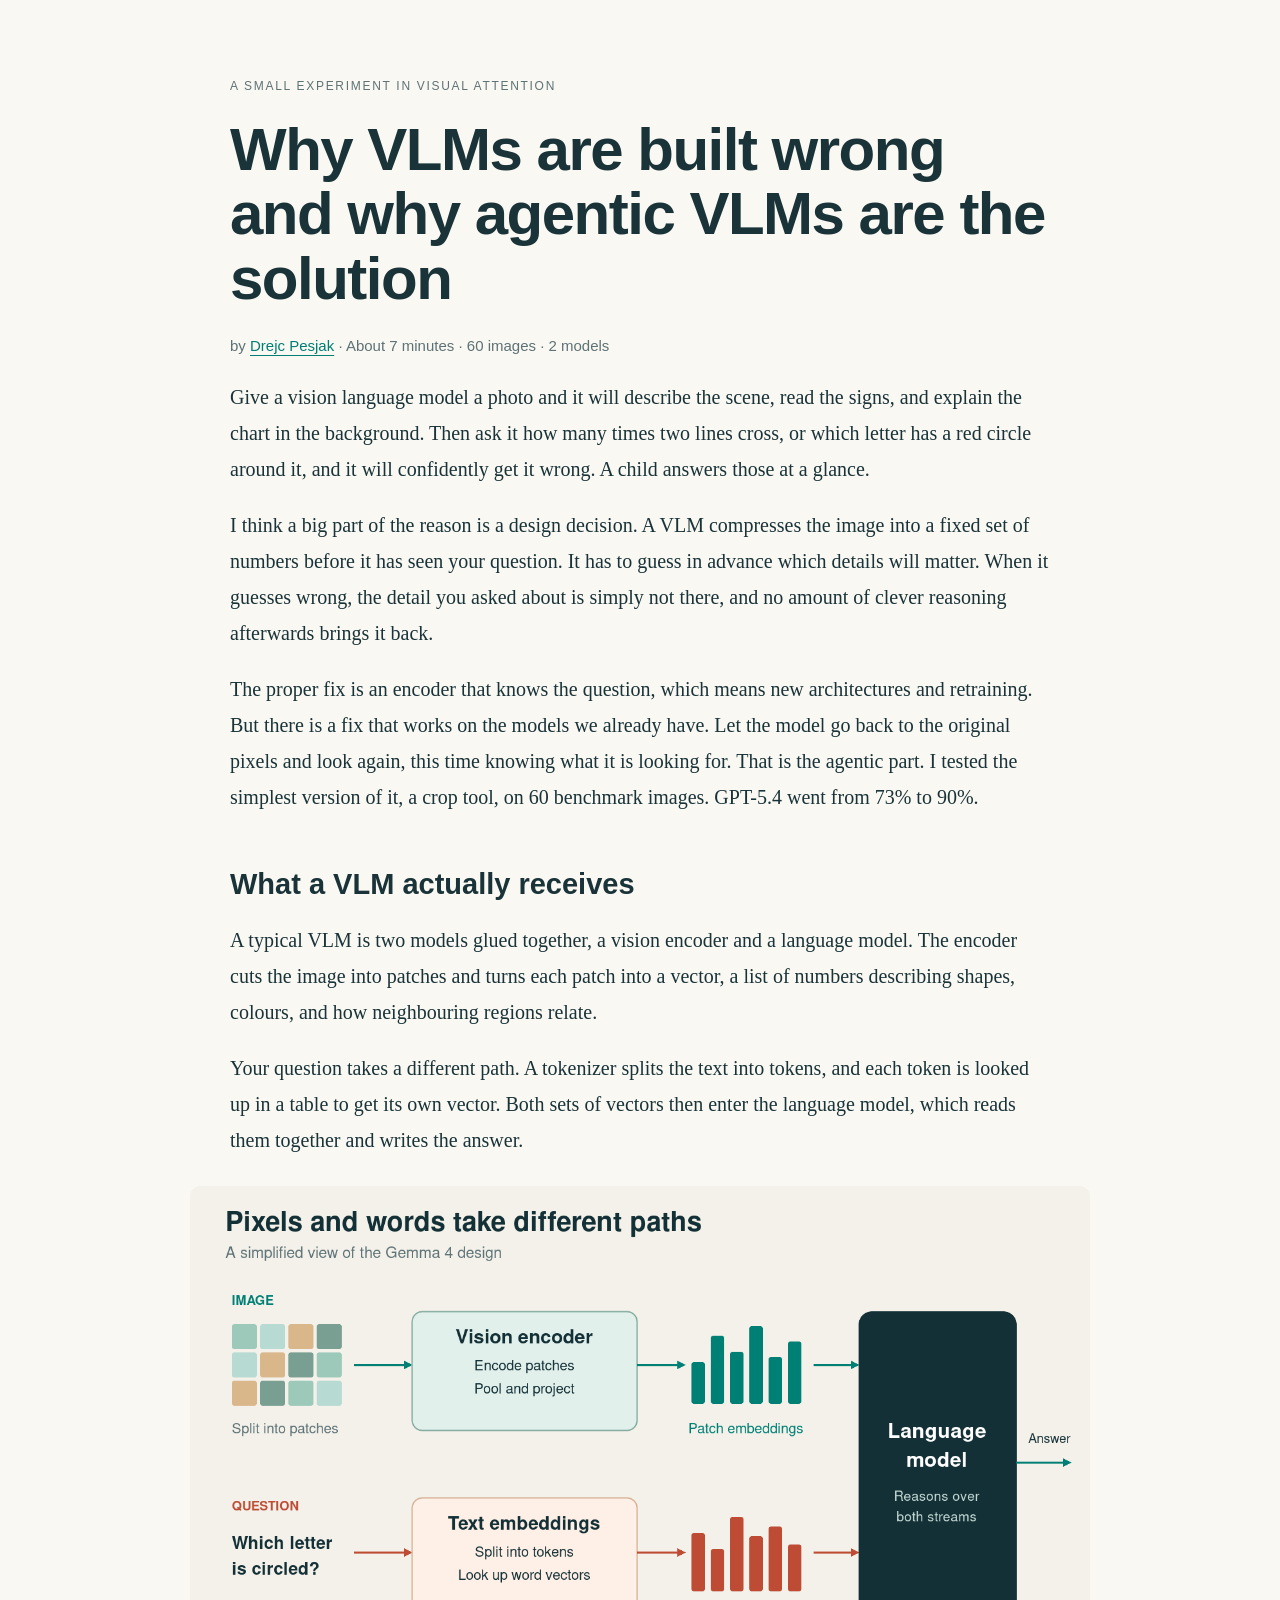
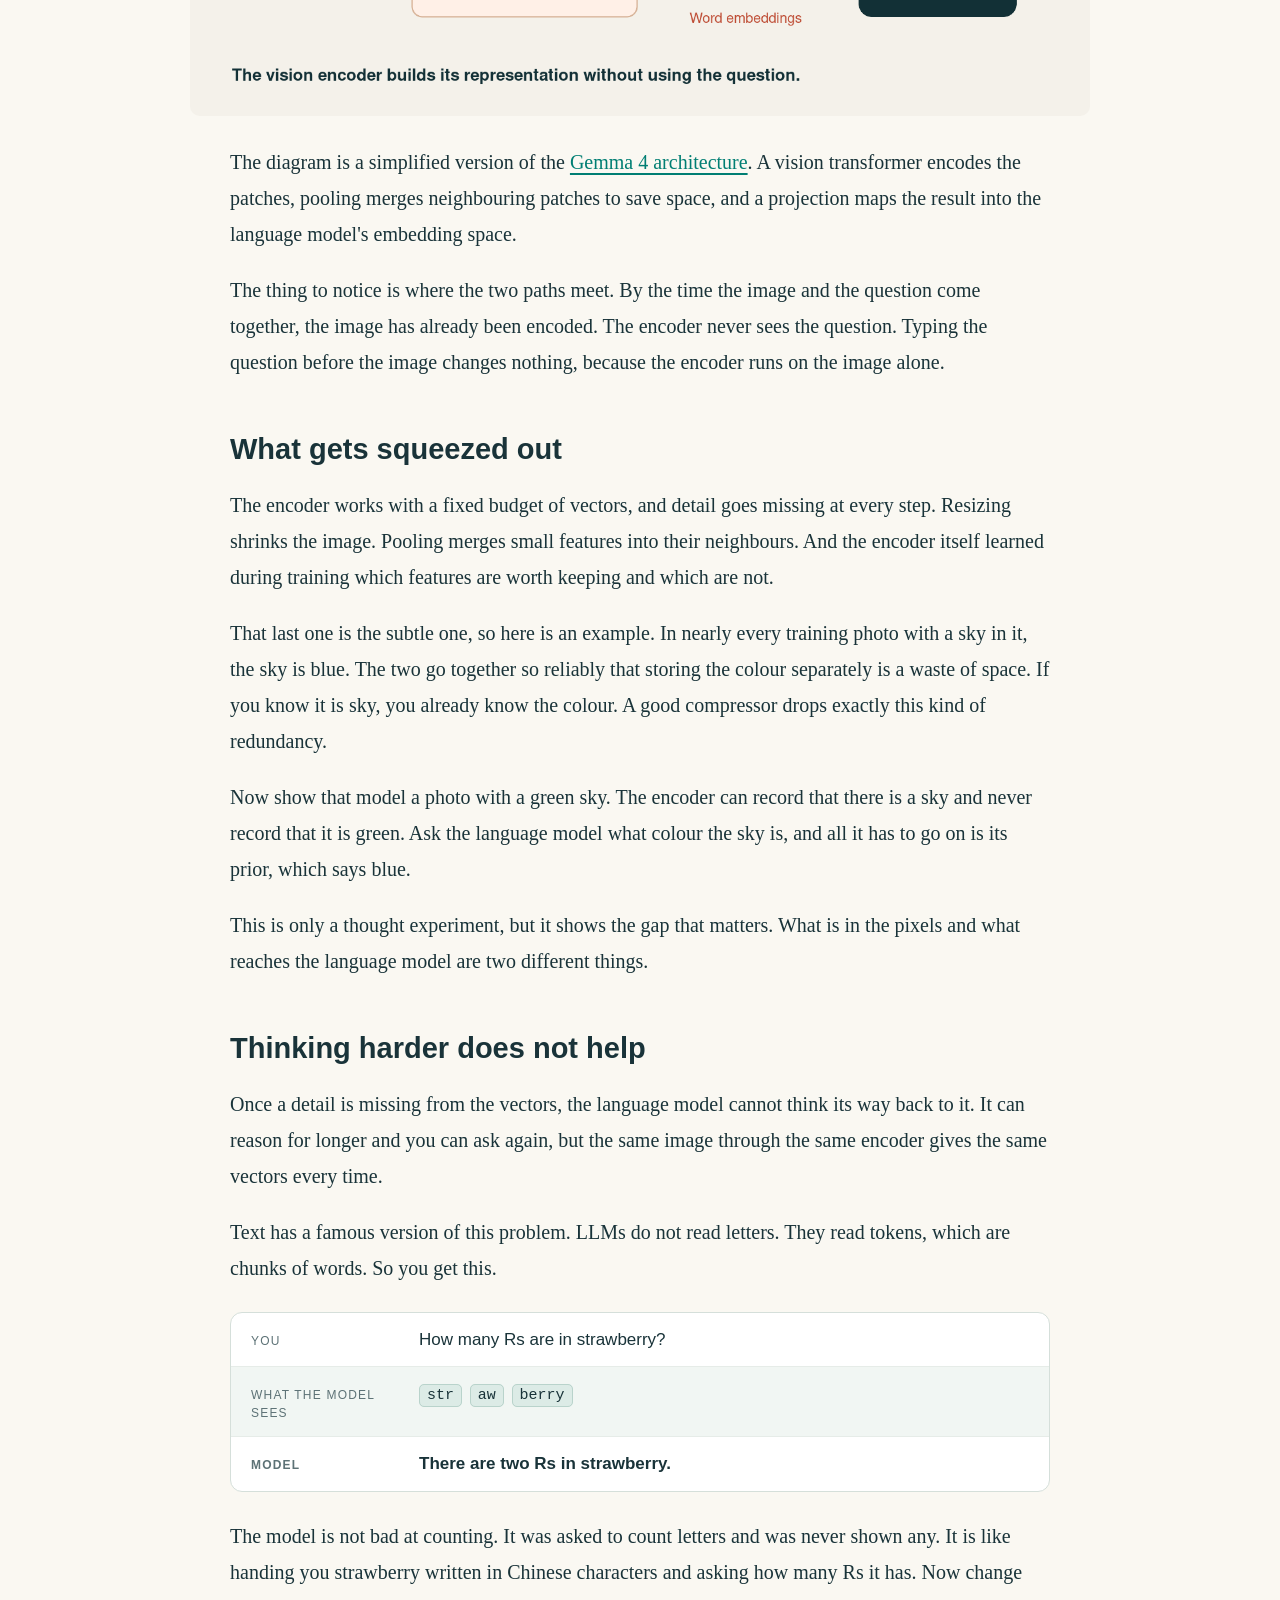
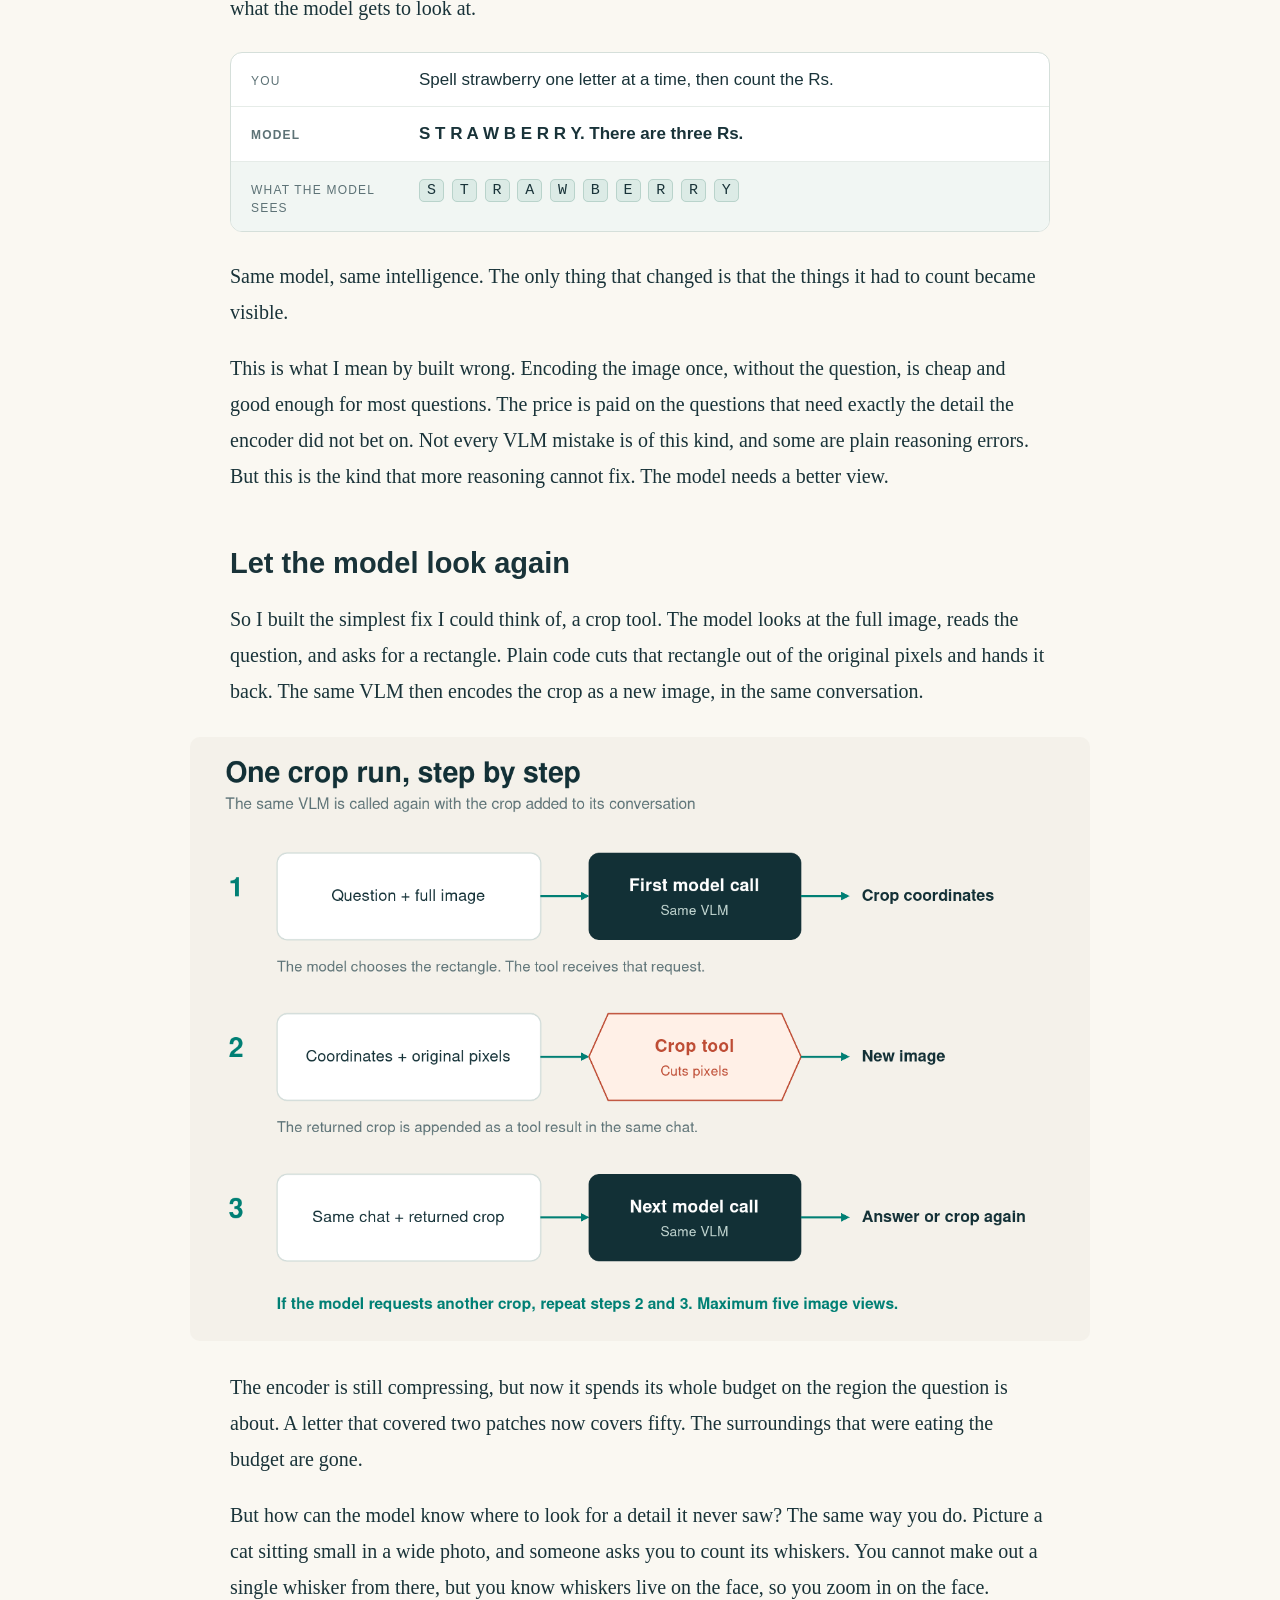
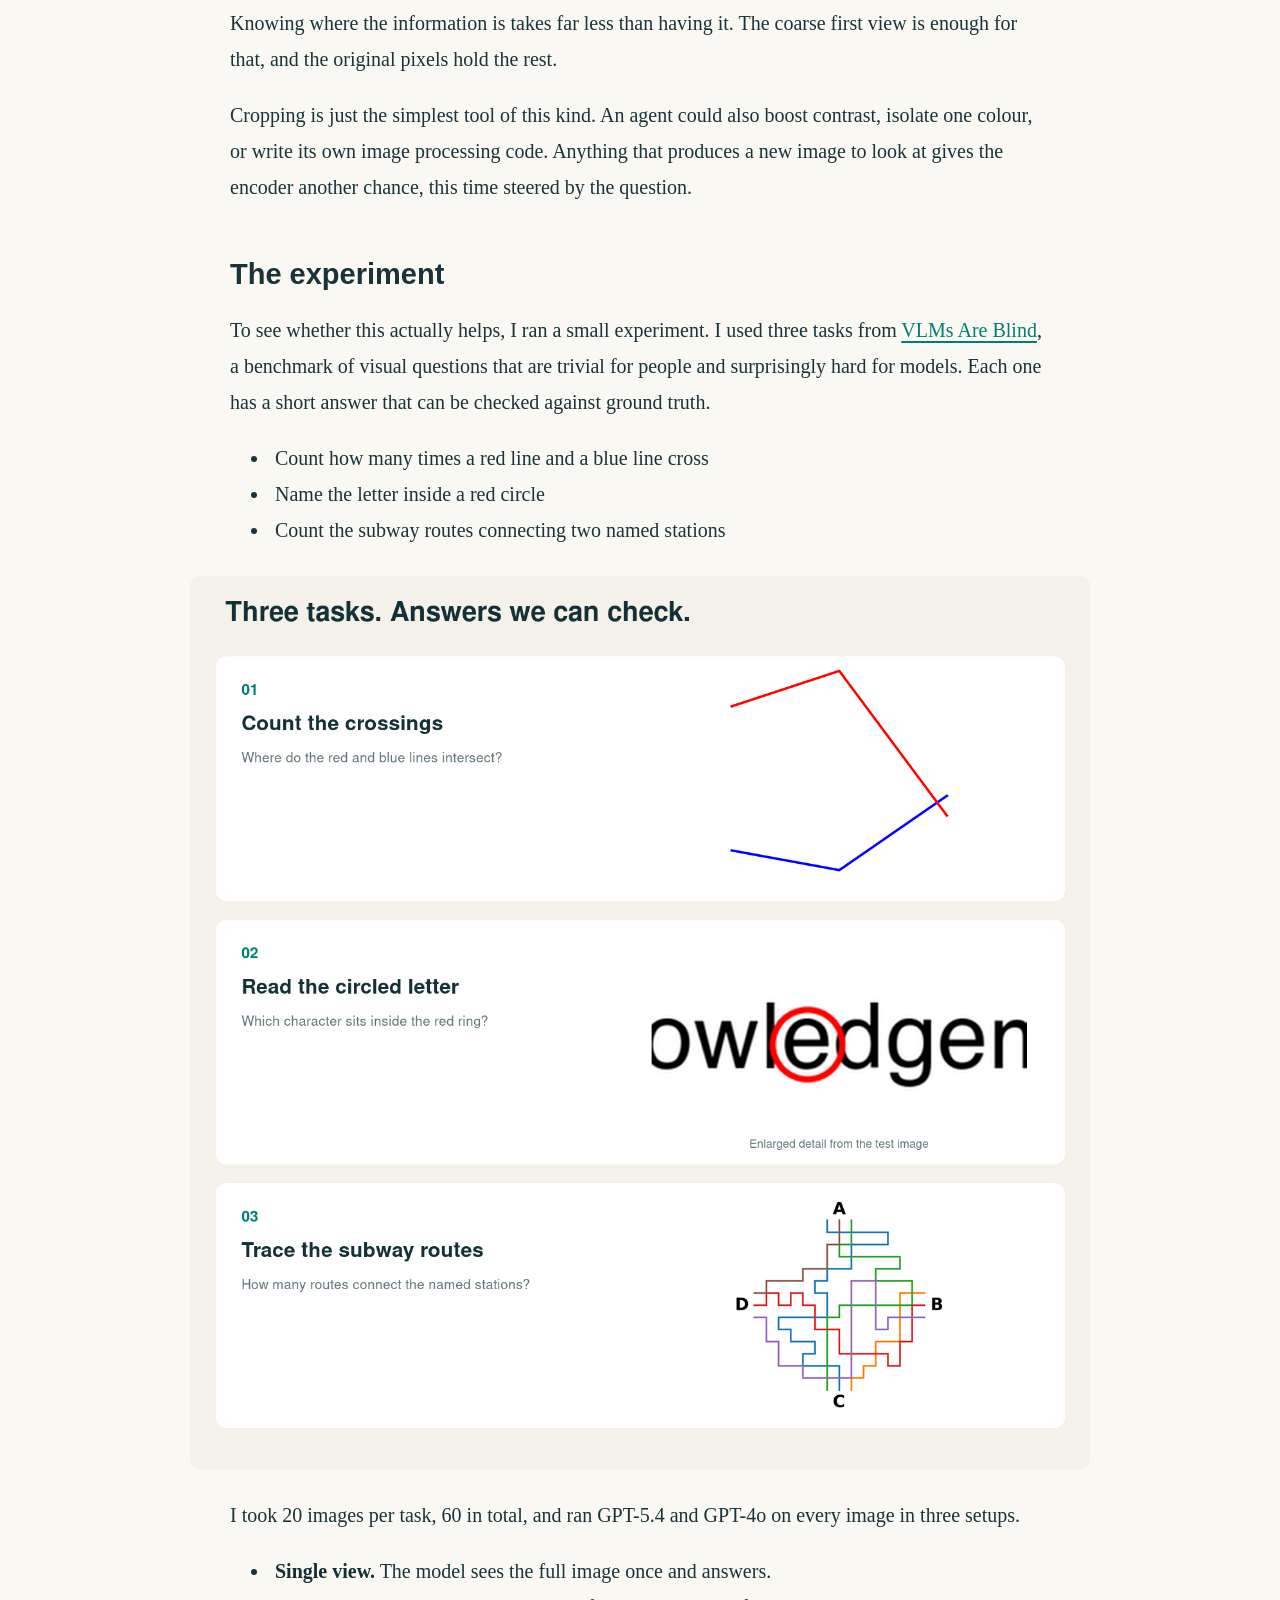
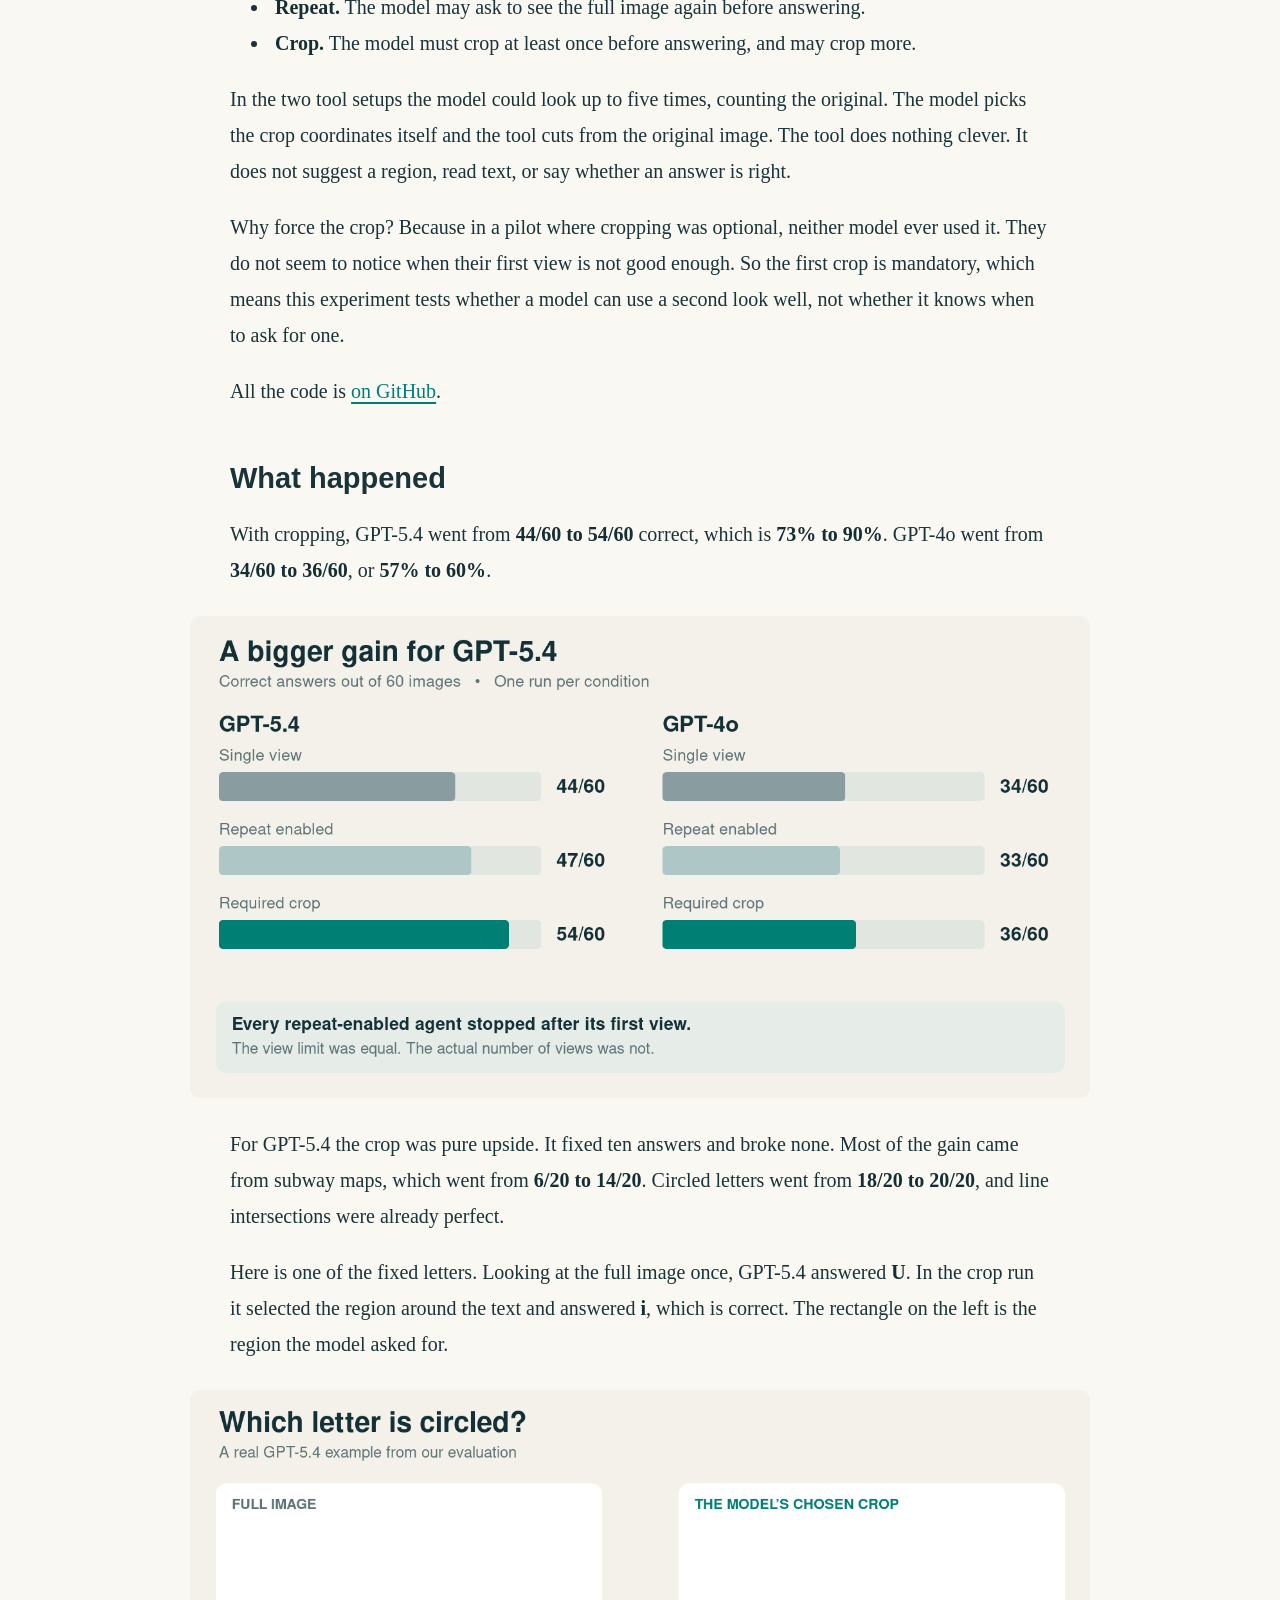
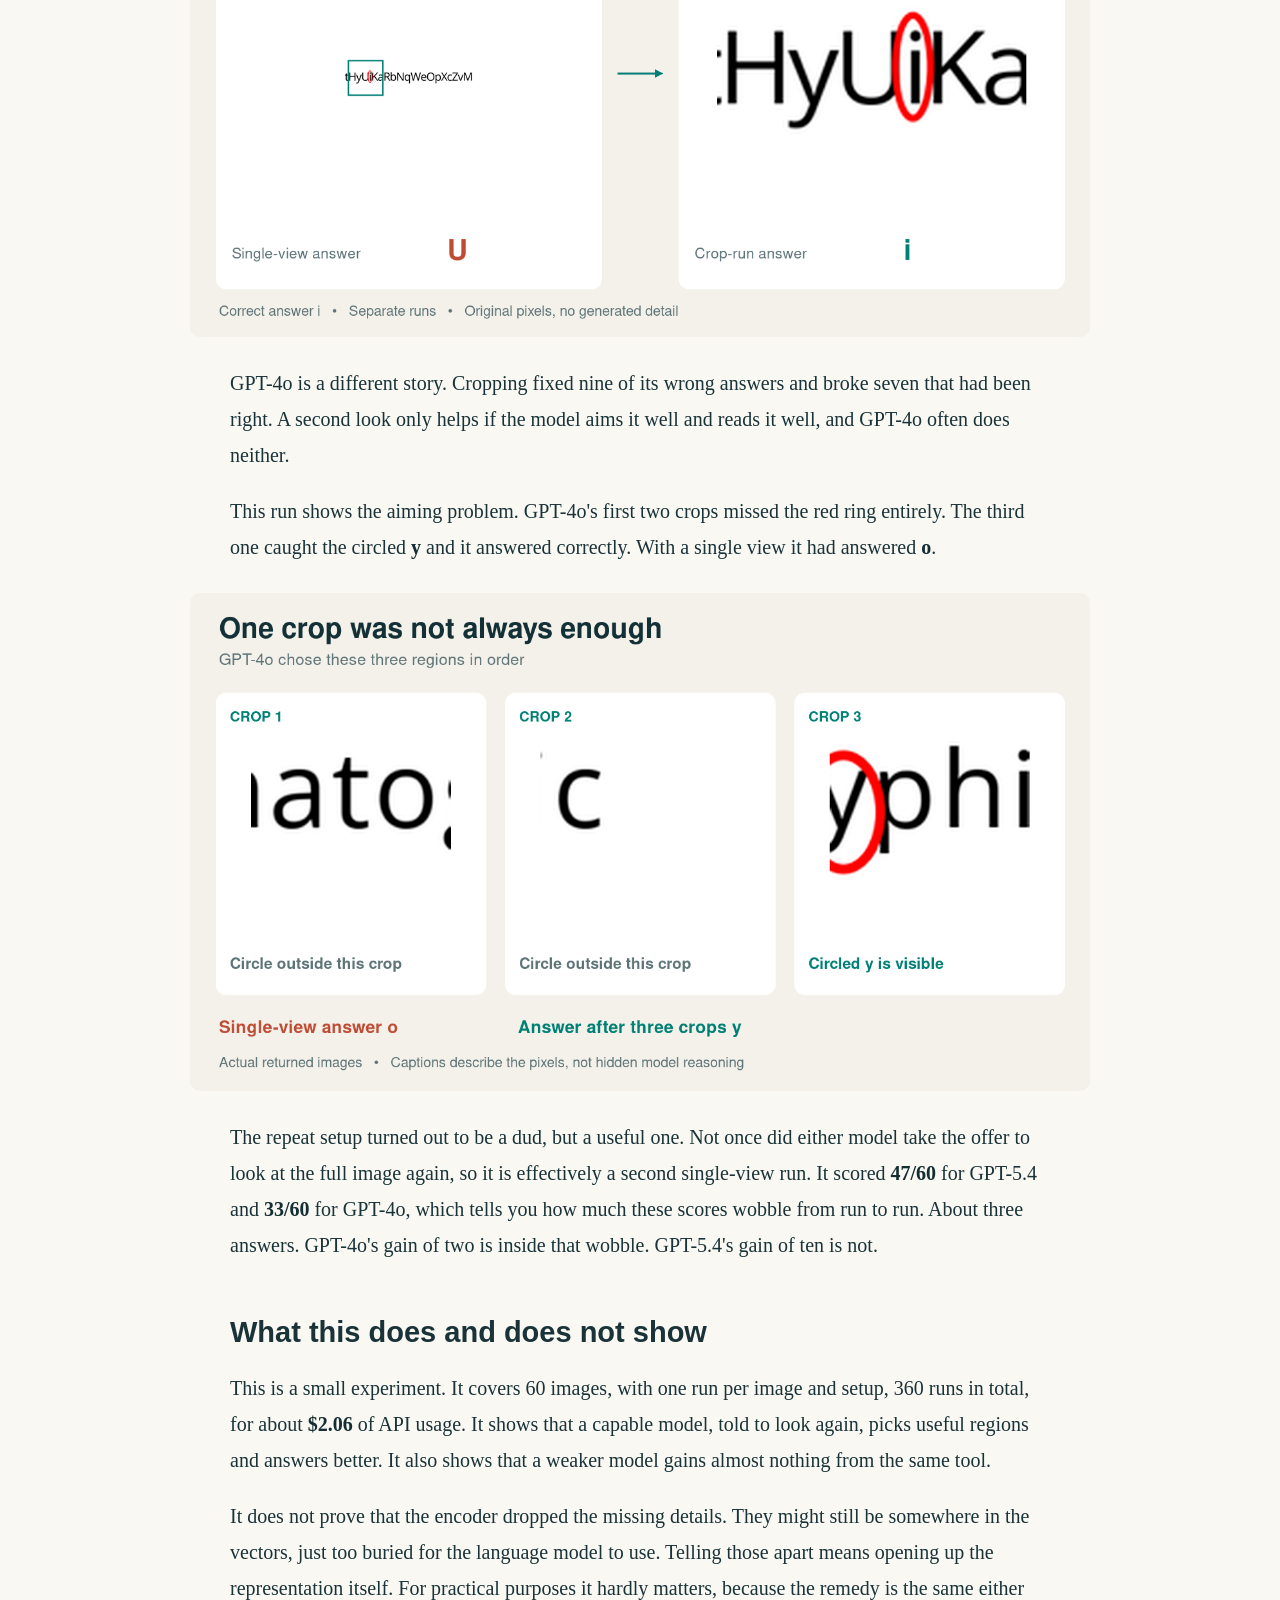
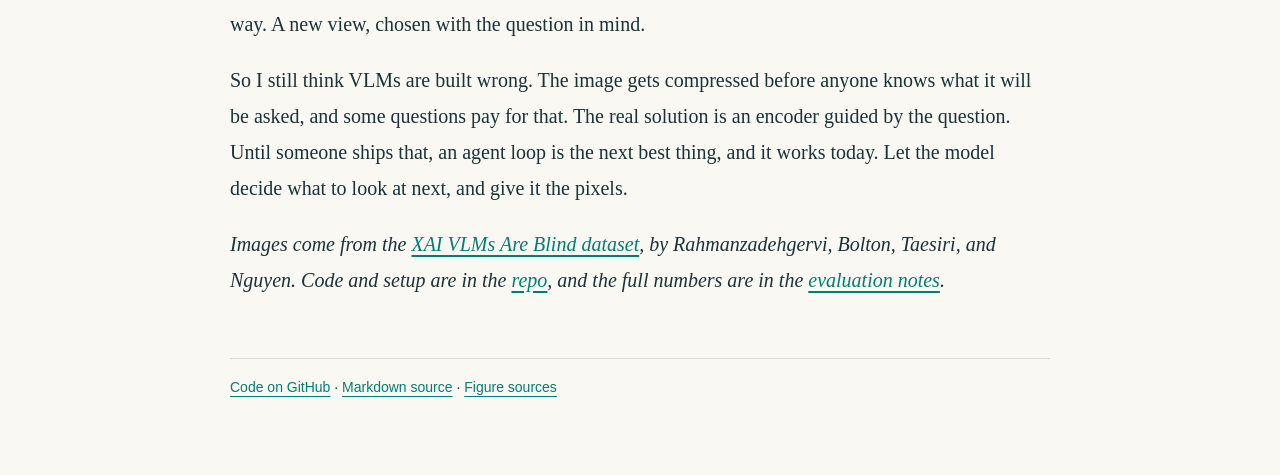
<file: docs/blog/index.html>
<!doctype html><html lang="en"><head><meta charset="utf-8"><meta name="viewport" content="width=device-width,initial-scale=1"><meta name="description" content="A VLM compresses the image before it sees your question. Letting it crop and look again took GPT-5.4 from 73% to 90% on 60 benchmark images."><meta name="author" content="Drejc Pesjak"><meta property="og:type" content="article"><meta property="og:title" content="Why VLMs are built wrong and why agentic VLMs are the solution"><meta property="og:description" content="A VLM compresses the image before it sees your question. Letting it crop and look again took GPT-5.4 from 73% to 90% on 60 benchmark images."><meta property="og:url" content="https://drejcpesjak.github.io/agentic-vlm-test/blog/"><meta property="og:image" content="https://drejcpesjak.github.io/agentic-vlm-test/blog/assets/emerald-sky.webp"><meta name="twitter:card" content="summary_large_image"><title>Why VLMs are built wrong</title><style>*{box-sizing:border-box}body{margin:0;background:#faf8f2;color:#193339;
font-family:Georgia,serif}article{max-width:880px;padding:64px 30px 80px;margin:auto}
h1{font-family:Arial,sans-serif;font-size:clamp(38px,5vw,60px);line-height:1.08;
letter-spacing:-1.5px;margin:20px 0}h2{font-family:Arial,sans-serif;font-size:29px;
line-height:1.2;margin:52px 0 18px}p,li{font-size:20px;line-height:1.8}li{padding-left:5px}
a{color:#007e73;text-underline-offset:4px}strong{color:#142e33}figure{margin:28px -40px}
figure img{width:100%;display:block;border-radius:10px}.eyebrow,.meta{font-family:Arial,sans-serif;
font-size:12px;letter-spacing:1.7px;color:#5d7276}.meta{letter-spacing:0;font-size:15px}
figure+p:has(>em){font-size:16px;color:#5d7276;line-height:1.6}footer{margin-top:60px;
border-top:1px solid #d5dfda;padding-top:20px;font:14px Arial,sans-serif}
.chat{margin:26px 0;border:1px solid #d5dfda;border-radius:12px;background:#fff;overflow:hidden;
font-family:Arial,sans-serif}.chat .row{display:flex;gap:18px;align-items:baseline;padding:14px 20px;
font-size:17px;line-height:1.5}.chat .row+.row{border-top:1px solid #e6ece8}.chat .who{flex:0 0 150px;
font-size:12px;letter-spacing:1.2px;text-transform:uppercase;color:#5d7276}.chat .model{font-weight:700}
.chat .sees{background:#f1f6f3}code{font-family:ui-monospace,Menlo,Consolas,monospace;font-size:15px;
background:#dcebe6;border:1px solid #b9d3cb;border-radius:5px;padding:2px 7px;margin-right:3px}
@media(max-width:700px){.chat .row{flex-direction:column;gap:4px}.chat .who{flex:none}article{padding:30px 22px}p,li{font-size:18px}
figure{margin:25px -10px}h2{font-size:26px}h1{letter-spacing:-1px}}
</style></head><body><article><p class="eyebrow">A SMALL EXPERIMENT IN VISUAL ATTENTION</p>
<h1>Why VLMs are built wrong and why agentic VLMs are the solution</h1>
<p class="meta">by <a href="https://github.com/DrejcPesjak">Drejc Pesjak</a> · About 7 minutes · 60 images · 2 models</p>
<p>Give a vision language model a photo and it will describe the scene, read the signs, and explain the chart in the background. Then ask it how many times two lines cross, or which letter has a red circle around it, and it will confidently get it wrong. A child answers those at a glance.</p>
<p>I think a big part of the reason is a design decision. A VLM compresses the image into a fixed set of numbers before it has seen your question. It has to guess in advance which details will matter. When it guesses wrong, the detail you asked about is simply not there, and no amount of clever reasoning afterwards brings it back.</p>
<p>The proper fix is an encoder that knows the question, which means new architectures and retraining. But there is a fix that works on the models we already have. Let the model go back to the original pixels and look again, this time knowing what it is looking for. That is the agentic part. I tested the simplest version of it, a crop tool, on 60 benchmark images. GPT-5.4 went from 73% to 90%.</p>
<h2>What a VLM actually receives</h2>
<p>A typical VLM is two models glued together, a vision encoder and a language model. The encoder cuts the image into patches and turns each patch into a vector, a list of numbers describing shapes, colours, and how neighbouring regions relate.</p>
<p>Your question takes a different path. A tokenizer splits the text into tokens, and each token is looked up in a table to get its own vector. Both sets of vectors then enter the language model, which reads them together and writes the answer.</p>
<figure><a href="assets/vlm-architecture.png"><img src="assets/vlm-architecture.png" alt="Image patches and question tokens follow separate paths, then enter the same language model" loading="lazy"></a></figure>
<p>The diagram is a simplified version of the <a href="https://newsletter.maartengrootendorst.com/p/a-visual-guide-to-gemma-4">Gemma 4 architecture</a>. A vision transformer encodes the patches, pooling merges neighbouring patches to save space, and a projection maps the result into the language model&#x27;s embedding space.</p>
<p>The thing to notice is where the two paths meet. By the time the image and the question come together, the image has already been encoded. The encoder never sees the question. Typing the question before the image changes nothing, because the encoder runs on the image alone.</p>
<h2>What gets squeezed out</h2>
<p>The encoder works with a fixed budget of vectors, and detail goes missing at every step. Resizing shrinks the image. Pooling merges small features into their neighbours. And the encoder itself learned during training which features are worth keeping and which are not.</p>
<p>That last one is the subtle one, so here is an example. In nearly every training photo with a sky in it, the sky is blue. The two go together so reliably that storing the colour separately is a waste of space. If you know it is sky, you already know the colour. A good compressor drops exactly this kind of redundancy.</p>
<p>Now show that model a photo with a green sky. The encoder can record that there is a sky and never record that it is green. Ask the language model what colour the sky is, and all it has to go on is its prior, which says blue.</p>
<p>This is only a thought experiment, but it shows the gap that matters. What is in the pixels and what reaches the language model are two different things.</p>
<h2>Thinking harder does not help</h2>
<p>Once a detail is missing from the vectors, the language model cannot think its way back to it. It can reason for longer and you can ask again, but the same image through the same encoder gives the same vectors every time.</p>
<p>Text has a famous version of this problem. LLMs do not read letters. They read tokens, which are chunks of words. So you get this.</p>
<div class="chat"><div class="row you"><span class="who">You</span><span>How many Rs are in strawberry?</span></div><div class="row sees"><span class="who">What the model sees</span><span><code>str</code> <code>aw</code> <code>berry</code></span></div><div class="row model"><span class="who">Model</span><span>There are two Rs in strawberry.</span></div></div>
<p>The model is not bad at counting. It was asked to count letters and was never shown any. It is like handing you strawberry written in Chinese characters and asking how many Rs it has. Now change what the model gets to look at.</p>
<div class="chat"><div class="row you"><span class="who">You</span><span>Spell strawberry one letter at a time, then count the Rs.</span></div><div class="row model"><span class="who">Model</span><span>S T R A W B E R R Y. There are three Rs.</span></div><div class="row sees"><span class="who">What the model sees</span><span><code>S</code> <code>T</code> <code>R</code> <code>A</code> <code>W</code> <code>B</code> <code>E</code> <code>R</code> <code>R</code> <code>Y</code></span></div></div>
<p>Same model, same intelligence. The only thing that changed is that the things it had to count became visible.</p>
<p>This is what I mean by built wrong. Encoding the image once, without the question, is cheap and good enough for most questions. The price is paid on the questions that need exactly the detail the encoder did not bet on. Not every VLM mistake is of this kind, and some are plain reasoning errors. But this is the kind that more reasoning cannot fix. The model needs a better view.</p>
<h2>Let the model look again</h2>
<p>So I built the simplest fix I could think of, a crop tool. The model looks at the full image, reads the question, and asks for a rectangle. Plain code cuts that rectangle out of the original pixels and hands it back. The same VLM then encodes the crop as a new image, in the same conversation.</p>
<figure><a href="assets/crop-loop.png"><img src="assets/crop-loop.png" alt="Three steps show the model requesting a crop, the tool cutting pixels, and the next model call receiving the crop in the same chat" loading="lazy"></a></figure>
<p>The encoder is still compressing, but now it spends its whole budget on the region the question is about. A letter that covered two patches now covers fifty. The surroundings that were eating the budget are gone.</p>
<p>But how can the model know where to look for a detail it never saw? The same way you do. Picture a cat sitting small in a wide photo, and someone asks you to count its whiskers. You cannot make out a single whisker from there, but you know whiskers live on the face, so you zoom in on the face. Knowing where the information is takes far less than having it. The coarse first view is enough for that, and the original pixels hold the rest.</p>
<p>Cropping is just the simplest tool of this kind. An agent could also boost contrast, isolate one colour, or write its own image processing code. Anything that produces a new image to look at gives the encoder another chance, this time steered by the question.</p>
<h2>The experiment</h2>
<p>To see whether this actually helps, I ran a small experiment. I used three tasks from <a href="https://vlmsareblind.github.io">VLMs Are Blind</a>, a benchmark of visual questions that are trivial for people and surprisingly hard for models. Each one has a short answer that can be checked against ground truth.</p>
<ul><li>Count how many times a red line and a blue line cross</li><li>Name the letter inside a red circle</li><li>Count the subway routes connecting two named stations</li></ul>
<figure><a href="assets/task-gallery.png"><img src="assets/task-gallery.png" alt="Benchmark examples of crossing lines, an enlarged circled letter, and a subway map" loading="lazy"></a></figure>
<p>I took 20 images per task, 60 in total, and ran GPT-5.4 and GPT-4o on every image in three setups.</p>
<ul><li><strong>Single view.</strong> The model sees the full image once and answers.</li><li><strong>Repeat.</strong> The model may ask to see the full image again before answering.</li><li><strong>Crop.</strong> The model must crop at least once before answering, and may crop more.</li></ul>
<p>In the two tool setups the model could look up to five times, counting the original. The model picks the crop coordinates itself and the tool cuts from the original image. The tool does nothing clever. It does not suggest a region, read text, or say whether an answer is right.</p>
<p>Why force the crop? Because in a pilot where cropping was optional, neither model ever used it. They do not seem to notice when their first view is not good enough. So the first crop is mandatory, which means this experiment tests whether a model can use a second look well, not whether it knows when to ask for one.</p>
<p>All the code is <a href="https://github.com/DrejcPesjak/agentic-vlm-test">on GitHub</a>.</p>
<h2>What happened</h2>
<p>With cropping, GPT-5.4 went from <strong>44/60 to 54/60</strong> correct, which is <strong>73% to 90%</strong>. GPT-4o went from <strong>34/60 to 36/60</strong>, or <strong>57% to 60%</strong>.</p>
<figure><a href="assets/results.png"><img src="assets/results.png" alt="Results for both models in all three conditions" loading="lazy"></a></figure>
<p>For GPT-5.4 the crop was pure upside. It fixed ten answers and broke none. Most of the gain came from subway maps, which went from <strong>6/20 to 14/20</strong>. Circled letters went from <strong>18/20 to 20/20</strong>, and line intersections were already perfect.</p>
<p>Here is one of the fixed letters. Looking at the full image once, GPT-5.4 answered <strong>U</strong>. In the crop run it selected the region around the text and answered <strong>i</strong>, which is correct. The rectangle on the left is the region the model asked for.</p>
<figure><a href="assets/poster-example.png"><img src="assets/poster-example.png" alt="The full image and actual model-selected crop, with their separate answers" loading="lazy"></a></figure>
<p>GPT-4o is a different story. Cropping fixed nine of its wrong answers and broke seven that had been right. A second look only helps if the model aims it well and reads it well, and GPT-4o often does neither.</p>
<p>This run shows the aiming problem. GPT-4o&#x27;s first two crops missed the red ring entirely. The third one caught the circled <strong>y</strong> and it answered correctly. With a single view it had answered <strong>o</strong>.</p>
<figure><a href="assets/three-crops.png"><img src="assets/three-crops.png" alt="Three crops selected by GPT-4o, with the target reached on the third attempt" loading="lazy"></a></figure>
<p>The repeat setup turned out to be a dud, but a useful one. Not once did either model take the offer to look at the full image again, so it is effectively a second single-view run. It scored <strong>47/60</strong> for GPT-5.4 and <strong>33/60</strong> for GPT-4o, which tells you how much these scores wobble from run to run. About three answers. GPT-4o&#x27;s gain of two is inside that wobble. GPT-5.4&#x27;s gain of ten is not.</p>
<h2>What this does and does not show</h2>
<p>This is a small experiment. It covers 60 images, with one run per image and setup, 360 runs in total, for about <strong>$2.06</strong> of API usage. It shows that a capable model, told to look again, picks useful regions and answers better. It also shows that a weaker model gains almost nothing from the same tool.</p>
<p>It does not prove that the encoder dropped the missing details. They might still be somewhere in the vectors, just too buried for the language model to use. Telling those apart means opening up the representation itself. For practical purposes it hardly matters, because the remedy is the same either way. A new view, chosen with the question in mind.</p>
<p>So I still think VLMs are built wrong. The image gets compressed before anyone knows what it will be asked, and some questions pay for that. The real solution is an encoder guided by the question. Until someone ships that, an agent loop is the next best thing, and it works today. Let the model decide what to look at next, and give it the pixels.</p>
<p><em>Images come from the <a href="https://huggingface.co/datasets/XAI/vlmsareblind">XAI VLMs Are Blind dataset</a>, by Rahmanzadehgervi, Bolton, Taesiri, and Nguyen. Code and setup are in the <a href="https://github.com/DrejcPesjak/agentic-vlm-test">repo</a>, and the full numbers are in the <a href="../evaluation-results.md">evaluation notes</a>.</em></p><footer><a href="https://github.com/DrejcPesjak/agentic-vlm-test">Code on GitHub</a> · <a href="post.md">Markdown source</a> · <a href="assets/provenance.json">Figure sources</a></footer></article></body></html>
</file>
